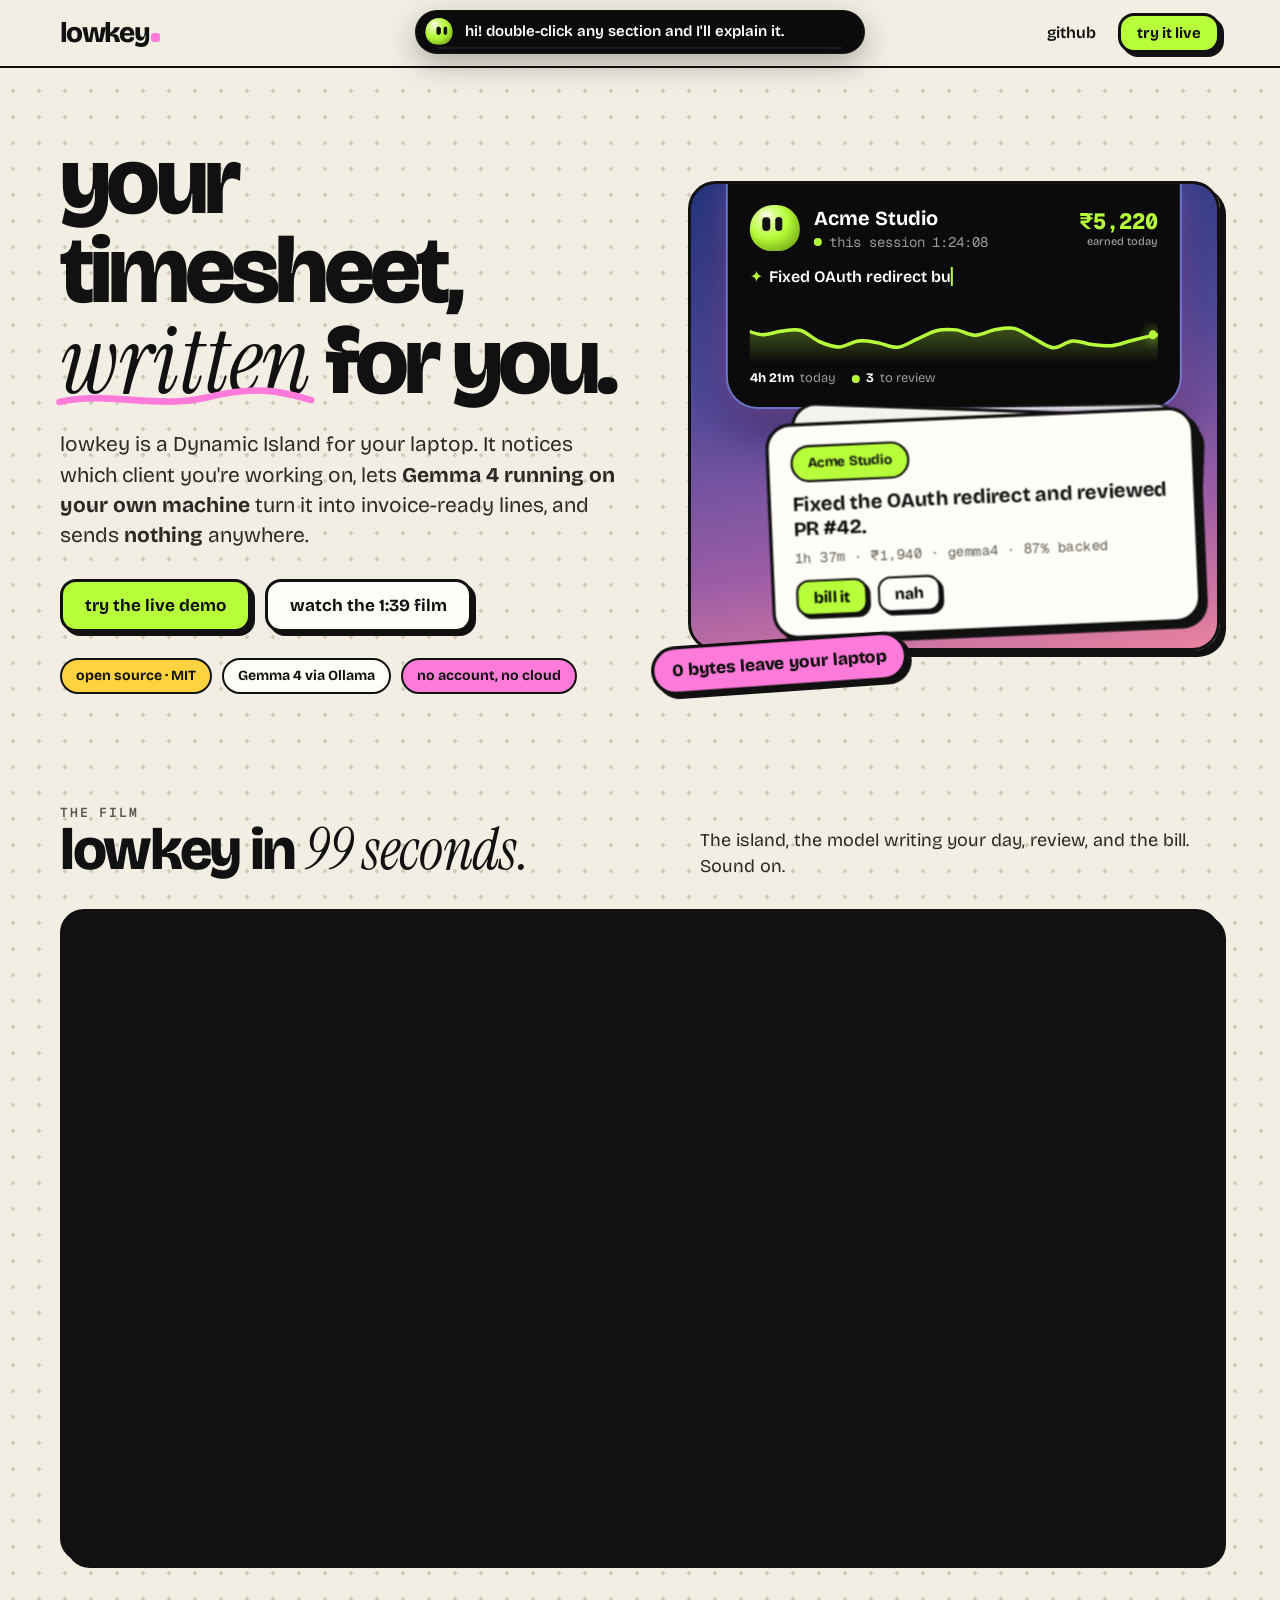
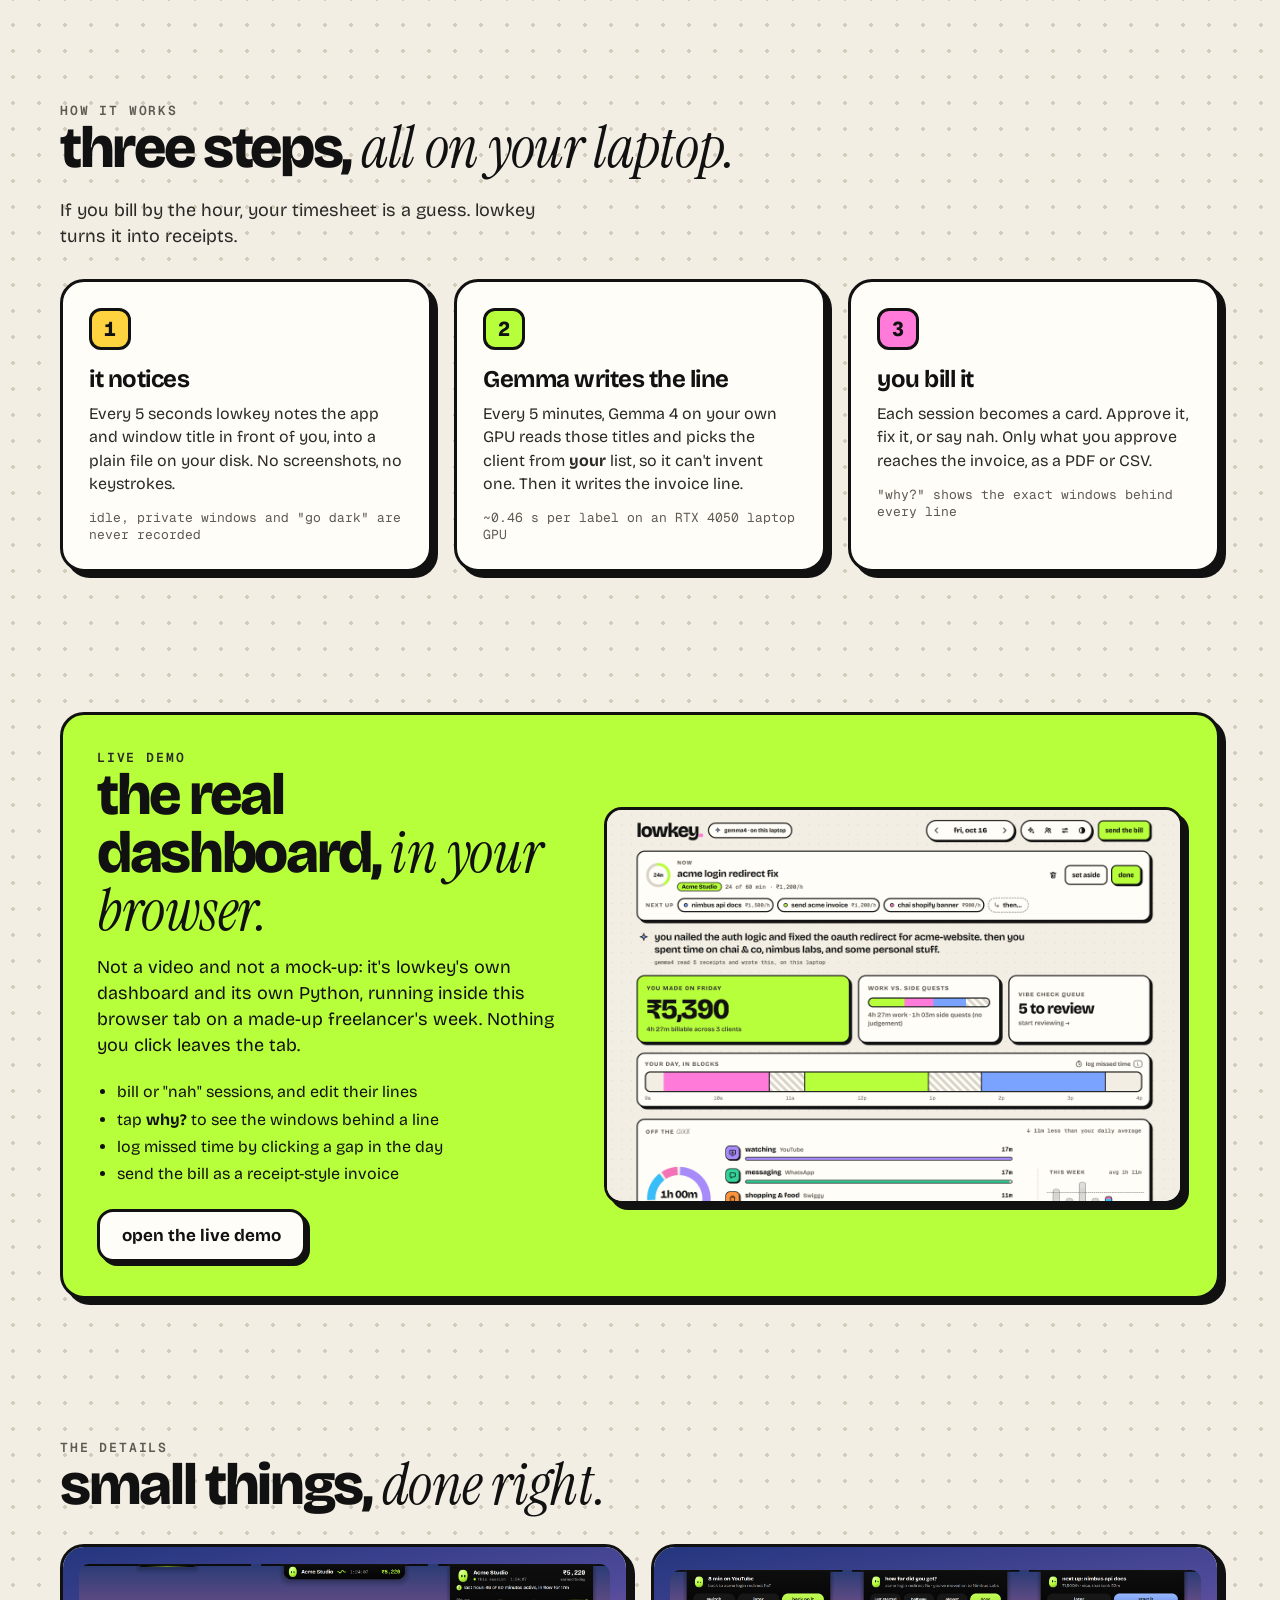
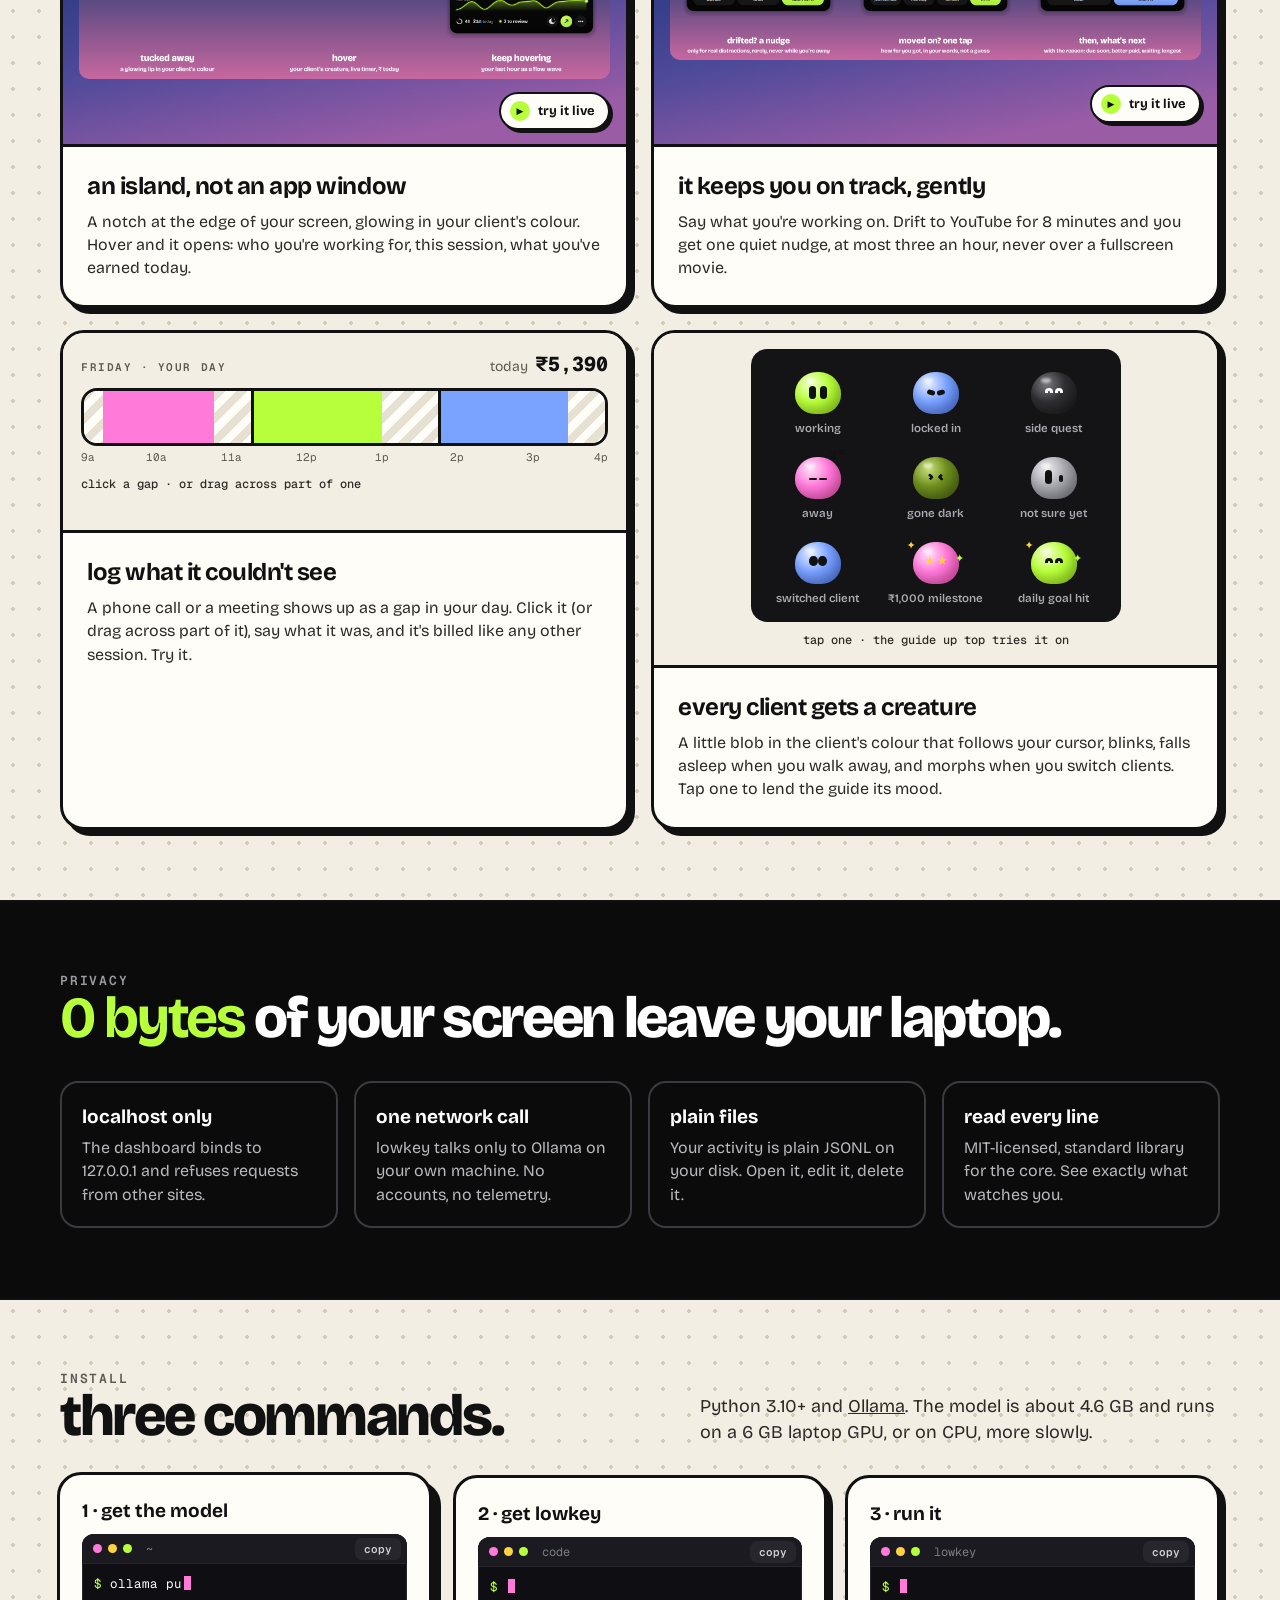
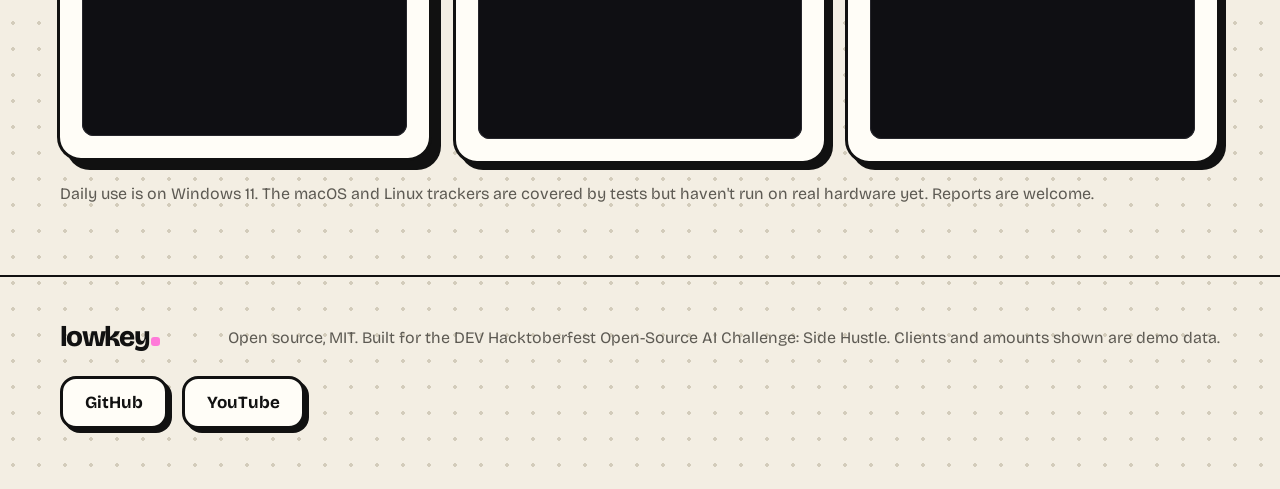
<file: index.html>
<!doctype html>
<html lang="en">
<head>
<meta charset="utf-8">
<meta name="viewport" content="width=device-width, initial-scale=1">
<title>lowkey · your timesheet, written for you</title>
<meta name="description" content="A Dynamic Island for your laptop that writes your timesheet. Gemma 4 runs on your own machine and turns what you worked on into invoice-ready lines. Nothing leaves your laptop. Open source.">
<meta property="og:title" content="lowkey · your timesheet, written for you">
<meta property="og:description" content="Gemma 4 on your own laptop writes your timesheet. Nothing leaves your machine. Open source, MIT.">
<meta property="og:image" content="https://lowkey.nirajlabs.tech/img/dashboard.png">
<meta name="theme-color" content="#F3EEE3">
<link rel="icon" href="data:image/svg+xml,%3Csvg xmlns='http://www.w3.org/2000/svg' viewBox='0 0 64 64'%3E%3Cpath d='M32 6c15 0 26 9 26 26S47 58 32 58 6 49 6 32 17 6 32 6z' fill='%23B8FF3B' stroke='%23111' stroke-width='4'/%3E%3Crect x='22' y='22' width='6' height='14' rx='3' fill='%23111'/%3E%3Crect x='36' y='22' width='6' height='14' rx='3' fill='%23111'/%3E%3C/svg%3E">
<style>
@font-face{font-family:"Bricolage Grotesque";src:url(fonts/BricolageGrotesque.ttf) format("truetype");font-weight:200 800;font-display:swap}
@font-face{font-family:"Instrument Serif";src:url(fonts/InstrumentSerif-Italic.ttf) format("truetype");font-style:italic;font-display:swap}
@font-face{font-family:"Geist Mono";src:url(fonts/GeistMono.ttf) format("truetype");font-weight:100 900;font-display:swap}
:root{--bg:#F3EEE3;--paper:#FFFDF7;--ink:#111;--muted:#5d5a53;--lime:#B8FF3B;--pink:#FF7AD9;--blue:#7AA2FF;--yellow:#FFD23F;
  --line:3px solid var(--ink);--shadow:6px 6px 0 var(--ink);--spring:cubic-bezier(.34,1.56,.64,1);
  --spring-soft:linear(0,.018,.064,.129,.204,.285,.366,.445,.52,.589,.652,.709,.759,.802,.84,.872,.899,.921,.94,.955,.968,.977,.985,.991,.996,.999,1.001,1.003,1.004,1.005,1.005,1.005,1.005,1.005,1.004,1.004,1.003,1.003,1.003,1.002,1);
  --display:"Bricolage Grotesque",system-ui,sans-serif;--serif:"Instrument Serif",Georgia,serif;--mono:"Geist Mono",ui-monospace,monospace}
*{box-sizing:border-box;margin:0}
html{scroll-behavior:smooth;overflow-x:clip}
body{font-family:var(--display);color:var(--ink);background:var(--bg) radial-gradient(#d3ccbb 1.6px,transparent 1.9px) 0 0/26px 26px;
  line-height:1.45;-webkit-font-smoothing:antialiased;touch-action:manipulation}
a{color:inherit}
em{font-family:var(--serif);font-weight:400;font-style:italic;letter-spacing:-.005em}
.wrap{width:min(1160px,100% - 32px);margin-inline:auto}
.btn{display:inline-flex;align-items:center;gap:10px;padding:13px 22px;border:var(--line);border-radius:16px;background:var(--paper);
  box-shadow:4px 4px 0 var(--ink);font:700 17px var(--display);text-decoration:none;color:var(--ink);transition:transform .25s var(--spring),box-shadow .25s var(--spring)}
.btn:hover{transform:translate(-2px,-2px);box-shadow:6px 6px 0 var(--ink)}
.btn:active{transform:translate(3px,3px);box-shadow:1px 1px 0 var(--ink)}
.btn.go{background:var(--lime)}
.btn:focus-visible,a:focus-visible{outline:3px solid var(--blue);outline-offset:3px}
.chip{display:inline-flex;padding:6px 14px;border:2.5px solid var(--ink);border-radius:999px;font-weight:700;font-size:14px;background:var(--paper)}
.card{background:var(--paper);border:var(--line);border-radius:24px;box-shadow:var(--shadow)}
.kicker{font:600 13px var(--mono);letter-spacing:.14em;text-transform:uppercase;color:var(--muted)}
h2{font-size:clamp(34px,5vw,58px);line-height:1;letter-spacing:-.04em;font-weight:800}
/* nav */
nav{position:sticky;top:0;z-index:20;background:rgba(243,238,227,.86);backdrop-filter:blur(10px);border-bottom:2.5px solid var(--ink)}
nav .wrap{display:flex;align-items:center;gap:22px;height:66px}
.mark{font-size:28px;font-weight:800;letter-spacing:-.06em;text-decoration:none;display:flex;align-items:baseline}
.mark i{width:9px;height:9px;border-radius:3px;background:var(--pink);margin-left:2px;display:inline-block}
nav .links{display:flex;gap:20px;margin-left:auto;font-weight:600}
nav .links a{text-decoration:none}
nav .links a:hover{text-decoration:underline;text-decoration-thickness:2.5px;text-underline-offset:5px}
nav .btn{padding:8px 16px;font-size:15px}
@media (max-width:760px){nav .links{display:none}nav .btn{margin-left:auto}}
/* hero */
.hero{display:grid;grid-template-columns:1.05fr .95fr;gap:40px;align-items:center;padding:70px 0 40px}
.hero h1{font-size:clamp(48px,7.4vw,96px);line-height:.94;letter-spacing:-.05em;font-weight:800}
.hero p.lead{font-size:clamp(18px,2vw,21px);color:#2b2a27;margin:22px 0 28px;max-width:560px}
.ctas{display:flex;gap:14px;flex-wrap:wrap}
.chips{display:flex;gap:10px;flex-wrap:wrap;margin-top:26px}
.stage{position:relative;height:470px}
.wall{position:absolute;inset:0;border:var(--line);border-radius:28px;box-shadow:var(--shadow);overflow:hidden;
  background:linear-gradient(170deg,#24357e 0%,#4f4a9a 38%,#9b5ca6 72%,#e9839f 100%)}
.isl{position:absolute;left:50%;top:0;translate:-50% 0;width:86%;background:#0b0b0c;color:#fff;border-radius:0 0 30px 30px;
  padding:20px 22px 18px;box-shadow:0 24px 50px rgba(10,5,40,.45);transition:height .5s var(--spring)}
.isl .top{display:flex;align-items:center;gap:14px}
.blob{width:50px;height:46px;flex:none;position:relative;border-radius:47% 47% 43% 43%/52% 52% 46% 46%;
  background:radial-gradient(circle at 34% 28%,#f2ffd0 0,#B8FF3B 42%,#86c414 100%);animation:breathe 3.6s ease-in-out infinite}
.blob b{position:absolute;top:33%;width:15%;height:31%;border-radius:9px;background:#111;animation:blink 5s infinite}
.blob b:first-child{left:31%}.blob b:last-child{right:31%}
@keyframes breathe{50%{transform:scale(1.04,.97)}}
@keyframes blink{0%,46%,50%,100%{transform:scaleY(1)}48%{transform:scaleY(.1)}}
.isl .nm{font-weight:700;font-size:20px}
.isl .ses{font:14px var(--mono);color:#9a9aa0}
.isl .mo{margin-left:auto;font:800 22px var(--mono);color:var(--lime)}
.isl .task{margin-top:14px;font-weight:600;font-size:16px;min-height:2.6em}
.isl .task span{border-right:2px solid var(--lime);animation:caret 1s step-end infinite}
@keyframes caret{50%{border-color:transparent}}
.isl svg{display:block;width:100%;height:46px;margin-top:6px}
.isl svg path{stroke-dasharray:800;stroke-dashoffset:800;animation:draw 2.4s .4s ease-out forwards}
@keyframes draw{to{stroke-dashoffset:0}}
.rcpt{position:absolute;right:6%;bottom:8%;width:76%;padding:18px 20px;rotate:-2.5deg}
.rcpt .ln{font-weight:700;font-size:19px;line-height:1.2;margin:10px 0 8px}
.rcpt .mt{font:13px var(--mono);color:var(--muted)}
.rcpt .row{display:flex;gap:10px;margin-top:12px}
.mini{padding:6px 14px;border:2.5px solid var(--ink);border-radius:12px;font-weight:700;font-size:15px;box-shadow:3px 3px 0 var(--ink);background:var(--paper)}
.mini.go{background:var(--lime)}
.zero{position:absolute;left:-14px;bottom:-16px;z-index:3;rotate:-4deg;background:var(--pink);border:var(--line);border-radius:999px;box-shadow:4px 4px 0 var(--ink);
  padding:8px 16px;font-weight:800;font-size:16px;white-space:nowrap}
@media (max-width:900px){.hero{grid-template-columns:1fr;padding-top:44px}.stage{height:420px}}
@media (max-width:480px){.stage{height:400px}.rcpt{width:88%;right:4%}.isl{width:94%}.zero{left:-6px;font-size:14px}}
/* sections */
section{padding:70px 0}
.video{aspect-ratio:16/9;width:100%;border:var(--line);border-radius:24px;box-shadow:var(--shadow);overflow:hidden;background:#111}
.video iframe{width:100%;height:100%;border:0;display:block}
.head{display:flex;justify-content:space-between;align-items:end;gap:20px;flex-wrap:wrap;margin-bottom:30px}
.head p{max-width:520px;color:#2b2a27;font-size:18px}
.steps{display:grid;grid-template-columns:repeat(3,1fr);gap:22px}
.step{padding:26px}
.step .n{width:42px;height:42px;display:grid;place-items:center;border:var(--line);border-radius:12px;font:800 20px var(--mono);margin-bottom:16px}
.step h3{font-size:24px;letter-spacing:-.02em;line-height:1.1;margin-bottom:10px}
.step p{color:#2b2a27}
.step .fact{margin-top:14px;font:13px var(--mono);color:var(--muted)}
@media (max-width:860px){.steps{grid-template-columns:1fr}}
.demo{display:grid;grid-template-columns:.9fr 1.1fr;gap:34px;align-items:center;padding:34px;background:var(--lime)}
.demo p{font-size:18px;margin:14px 0 22px}
.demo ul{margin:0 0 24px;padding-left:20px;display:grid;gap:4px}
.shot{border:var(--line);border-radius:18px;overflow:hidden;box-shadow:var(--shadow);background:var(--bg);aspect-ratio:16/11;display:block}
.shot img{width:100%;display:block;transition:transform 6s ease}
.shot:hover img{transform:translateY(-38%)}
@media (max-width:860px){.demo{grid-template-columns:1fr;padding:22px}}
.grid{display:grid;grid-template-columns:repeat(2,1fr);gap:22px}
.feat{overflow:hidden}
.feat .pic{background:linear-gradient(170deg,#24357e 0%,#4f4a9a 45%,#9b5ca6 85%);border-bottom:var(--line);padding:16px;display:grid;place-items:center;min-height:200px}
.feat .pic.light{background:var(--bg)}
.feat img{max-width:100%;display:block;border-radius:10px}
.feat .txt{padding:22px 24px 26px}
.feat h3{font-size:24px;letter-spacing:-.02em;margin-bottom:6px}
.feat p{color:#2b2a27}
@media (max-width:760px){.grid{grid-template-columns:1fr}}
.dark{background:#0b0b0c;color:#fff;border-block:2.5px solid var(--ink)}
.dark h2 b{color:var(--lime)}
.dark .grid4{display:grid;grid-template-columns:repeat(4,1fr);gap:16px;margin-top:34px}
.dark .item{border:2px solid #3a3a40;border-radius:18px;padding:20px}
.dark .item b{display:block;font-size:19px;margin-bottom:6px}
.dark .item span{color:#b9b9be}
@media (max-width:860px){.dark .grid4{grid-template-columns:1fr 1fr}}
@media (max-width:480px){.dark .grid4{grid-template-columns:1fr}}
.install{display:grid;grid-template-columns:repeat(3,minmax(0,1fr));gap:18px}
.install .card{padding:22px}
.install .card>b{display:block;font-size:19px;margin-bottom:10px}
pre{font:14px/1.5 var(--mono);background:#111;color:#e8ffe0;border-radius:12px;padding:12px 14px;overflow-x:auto;white-space:pre}
.note{margin-top:18px;color:var(--muted)}
@media (max-width:860px){.install{grid-template-columns:minmax(0,1fr)}}
footer{padding:40px 0 60px;border-top:2.5px solid var(--ink)}
footer .wrap{display:flex;gap:18px;flex-wrap:wrap;align-items:center;justify-content:space-between}
footer p{color:var(--muted)}
/* ---------- the guide: island, creature, bubble ---------- */
#gisl{--p:0;position:fixed;left:50%;top:10px;z-index:60;transform:translateX(-50%);width:260px;height:44px;border-radius:24px;
  background:#0b0b0c;color:#fff;cursor:pointer;outline:none;box-shadow:0 10px 30px rgba(0,0,0,.28),0 0 0 1px rgba(255,255,255,.04) inset;
  transition:width .62s var(--spring-soft),height .62s var(--spring-soft),border-radius .62s var(--spring-soft),box-shadow .3s}
#gisl:focus-visible{box-shadow:0 0 0 3px var(--bg),0 0 0 6px var(--blue)}
#gisl.hello{width:450px}
#gisl.menu{width:440px;height:236px;border-radius:30px;cursor:default}
#gisl.talk{width:320px}
.g-face{position:absolute;inset:0;display:flex;align-items:center;gap:12px;padding:0 16px 0 10px;white-space:nowrap;font-weight:600;font-size:15px;
  opacity:0;filter:blur(6px);transform:scale(.94);pointer-events:none;transition:opacity .22s,filter .3s,transform .5s var(--spring)}
#gisl.rest .g-rest,#gisl.hello .g-hello,#gisl.menu .g-menu,#gisl.talk .g-talk{opacity:1;filter:none;transform:none;pointer-events:auto;transition-delay:.1s}
.g-slot{width:28px;height:28px;flex:none}
.g-roll{overflow:hidden;display:inline-block;height:1.4em;line-height:1.4em;flex:1;min-width:0}
.g-roll span{display:block;overflow:hidden;text-overflow:ellipsis}
.g-spark{color:var(--lime);font-size:14px;animation:twinkle 2.4s ease-in-out infinite}
@keyframes twinkle{50%{opacity:.35;transform:scale(.8) rotate(20deg)}}
.g-menu{flex-direction:column;align-items:stretch;justify-content:flex-start;padding:10px 14px 14px;gap:10px;white-space:normal}
.g-menu>.g-slot{position:absolute;left:10px;top:8px}
.g-menu b{margin-left:38px;line-height:28px;font-size:15px}
.g-chips{display:grid;grid-template-columns:1fr 1fr;gap:8px}
.g-chips button{display:flex;align-items:center;gap:9px;padding:9px 11px;border:0;border-radius:14px;background:#1c1c20;color:#fff;
  font:600 14px var(--display);cursor:pointer;text-align:left;transition:background .2s,transform .35s var(--spring)}
.g-chips button i{font:700 11px var(--mono);font-style:normal;width:20px;height:20px;display:grid;place-items:center;border-radius:7px;background:#2c2c32;color:#b9b9be}
.g-chips button:hover,.g-chips button:focus-visible{background:#2a2a30;transform:scale(1.03);outline:none}
.g-chips button:hover i,.g-chips button:focus-visible i{background:var(--lime);color:#111}
.g-talk{padding-left:16px}
.g-dot{width:9px;height:9px;border-radius:50%;background:var(--lime);box-shadow:0 0 0 0 rgba(184,255,59,.6);animation:ping 1.6s infinite}
@keyframes ping{70%{box-shadow:0 0 0 8px rgba(184,255,59,0)}100%{box-shadow:0 0 0 0 rgba(184,255,59,0)}}
.g-home{margin-left:auto;width:28px;height:28px;border-radius:50%;border:0;background:#26262a;color:#fff;font-size:13px;cursor:pointer;flex:none;transition:transform .3s var(--spring),background .2s}
.g-home:hover{background:#3a3a40;transform:rotate(90deg)}
.g-prog{position:absolute;left:22px;right:22px;bottom:5px;height:2px;border-radius:2px;background:rgba(255,255,255,.08);overflow:hidden;opacity:.9}
.g-prog:after{content:"";position:absolute;inset:0;background:var(--lime);transform-origin:left;transform:scaleX(var(--p))}
#gisl.menu .g-prog{opacity:0}
.g-glow{position:absolute;inset:-3px;border-radius:inherit;z-index:-1;opacity:0;filter:blur(10px);transition:opacity .5s;
  background:conic-gradient(from var(--a,0deg),var(--lime),var(--blue),var(--pink),var(--lime));animation:spin 3s linear infinite}
#gisl.talk .g-glow{opacity:.75}
@property --a{syntax:"<angle>";inherits:false;initial-value:0deg}
@keyframes spin{to{--a:360deg}}
#gbuddy{position:fixed;left:0;top:0;width:64px;height:64px;z-index:61;pointer-events:none;will-change:transform}
.g-body{position:absolute;inset:0}
/* ---------- creatures: one body, nine moods (guide, mood grid and the mini islands all use .mb) ---------- */
@property --c1{syntax:"<color>";inherits:true;initial-value:#f2ffd0}
@property --c2{syntax:"<color>";inherits:true;initial-value:#B8FF3B}
@property --c3{syntax:"<color>";inherits:true;initial-value:#86c414}
@property --ek{syntax:"<color>";inherits:true;initial-value:#111}
.mb{--c1:#f2ffd0;--c2:#B8FF3B;--c3:#86c414;--ek:#111;border-radius:47% 47% 43% 43%/52% 52% 46% 46%;
  background:radial-gradient(circle at 34% 28%,var(--c1) 0,var(--c2) 42%,var(--c3) 100%);box-shadow:inset -4px -6px 10px rgba(0,0,0,.16);
  transition:--c1 .55s ease,--c2 .55s ease,--c3 .55s ease,--ek .3s ease}
.mb:after{content:"";position:absolute;left:22%;top:14%;width:22%;height:12%;border-radius:50%;background:rgba(255,255,255,.55);filter:blur(1px)}
.mb[data-mood=lockedin],.mb[data-mood=switched]{--c1:#e6eeff;--c2:#7AA2FF;--c3:#4467cf}
.mb[data-mood=sidequest]{--c1:#77777e;--c2:#303034;--c3:#141416;--ek:#fff}
.mb[data-mood=away],.mb[data-mood=milestone]{--c1:#ffe3f6;--c2:#FF7AD9;--c3:#d6439c}
.mb[data-mood=gonedark]{--c1:#c9e07c;--c2:#6f8f1e;--c3:#40560c}
.mb[data-mood=unsure]{--c1:#efeff2;--c2:#a9a9b0;--c3:#6c6c74}
.g-eyes{position:absolute;inset:0}
.g-eyes i{position:absolute;top:33%;width:15%;height:31%;border-radius:9px;background:var(--ek);transform-origin:center 60%;border:0 solid var(--ek);
  transition:top .38s var(--spring),width .38s var(--spring),height .38s var(--spring),border-radius .3s,background-color .25s,border-width .2s,rotate .38s var(--spring),left .38s var(--spring),right .38s var(--spring)}
.g-eyes i:first-child{left:30%}.g-eyes i:last-child{right:30%}
.mb[data-mood=lockedin] .g-eyes i{top:44%;height:11%;width:18%;border-radius:6px}
.mb[data-mood=lockedin] .g-eyes i:first-child{rotate:14deg}.mb[data-mood=lockedin] .g-eyes i:last-child{rotate:-14deg}
.mb[data-mood=sidequest] .g-eyes i,.mb[data-mood=goal] .g-eyes i{top:38%;width:18%;height:12%;background:transparent;border-width:3px 3px 0;border-radius:99px 99px 0 0}
.mb[data-mood=away] .g-eyes i{top:50%;height:5%;width:17%;border-radius:4px}
.mb[data-mood=gonedark] .g-eyes i{top:40%;width:12%;height:12%;background:transparent;border-width:3px 3px 0 0;border-radius:2px}
.mb[data-mood=gonedark] .g-eyes i:first-child{rotate:45deg;left:31%}.mb[data-mood=gonedark] .g-eyes i:last-child{rotate:-135deg;right:31%}
.mb[data-mood=unsure] .g-eyes i:first-child{width:16%;height:34%;top:30%}.mb[data-mood=unsure] .g-eyes i:last-child{width:10%;height:17%;top:42%}
.mb[data-mood=switched] .g-eyes i{width:19%;height:25%;top:33%;border-radius:50%}
.mb[data-mood=milestone] .g-eyes i{width:21%;height:24%;top:32%;border-radius:0;background:#FFD23F;
  clip-path:polygon(50% 0,61% 35%,98% 35%,68% 57%,79% 91%,50% 70%,21% 91%,32% 57%,2% 35%,39% 35%)}
.mb[data-mood=milestone] .g-eyes i:first-child{left:26%}.mb[data-mood=milestone] .g-eyes i:last-child{right:26%}
.mb{container-type:size}
.g-z{position:absolute;right:-6%;top:-22%;font:800 30cqw/1 var(--display);color:#111;opacity:0;pointer-events:none;transition:opacity .3s}
.g-z small{font-size:70%;margin-left:2px;vertical-align:top}
.mb[data-mood=away] .g-z{opacity:1;animation:zz 2.4s ease-in-out infinite}
@keyframes zz{50%{transform:translate(4px,-4px)}}
.g-spk{position:absolute;inset:-14%;pointer-events:none;opacity:0;transition:opacity .3s}
.g-spk:before,.g-spk:after{content:"✦";position:absolute;font-size:24cqw;color:#FFD23F;animation:twinkle 1.6s ease-in-out infinite}
.g-spk:before{left:0;top:6%}.g-spk:after{right:2%;top:30%;animation-delay:-.8s;color:var(--lime)}
.mb[data-mood=goal] .g-spk,.mb[data-mood=milestone] .g-spk{opacity:1}
.g-blink{position:absolute;inset:0;transform-origin:50% 48%;animation:gblink 9.7s infinite}
.g-blink.shut{animation:none;transform:scaleY(.1);transition:transform .09s}
@keyframes gblink{0%,40%,43%,93%,95.5%,97%,100%{transform:none}41.5%,94.5%,96.3%{transform:scaleY(.12)}}
.g-shadow{position:absolute;left:12%;right:12%;bottom:-9px;height:10px;border-radius:50%;background:rgba(17,17,17,.22);filter:blur(3px);opacity:0;transition:opacity .3s}
#gbubble{position:absolute;z-index:59;background:var(--paper);border:3px solid var(--ink);border-radius:20px;box-shadow:6px 6px 0 var(--ink);padding:16px 18px 14px;
  transform-origin:var(--tail) 30px}
#gbubble[data-side=right]{transform-origin:calc(100% - 0px) 30px}
#gbubble[data-side=top]{transform-origin:var(--tail) 0}
#gbubble:before{content:"";position:absolute;width:16px;height:16px;background:var(--paper);border:3px solid var(--ink);border-width:0 0 3px 3px;
  left:-10px;top:var(--tail);transform:translateY(-50%) rotate(45deg)}
#gbubble[data-side=right]:before{left:auto;right:-10px;border-width:3px 3px 0 0}
#gbubble[data-side=top]:before{left:var(--tail);top:-10px;transform:translateX(-50%) rotate(45deg);border-width:3px 0 0 3px}
.g-kick{display:flex;justify-content:space-between;font:600 12px var(--mono);letter-spacing:.1em;text-transform:uppercase;color:var(--muted);margin-bottom:8px}
.g-text{font-size:17px;line-height:1.45;min-height:3em}
.g-text .w{display:inline-block;opacity:0;transform:translateY(6px);filter:blur(3px);transition:opacity .35s,transform .45s var(--spring),filter .35s}
.g-text.in .w{opacity:1;transform:none;filter:none}
.g-text .m{background:linear-gradient(transparent 56%,var(--lime) 56%);white-space:pre-wrap}
.g-text .c{font:14px var(--mono);background:#efe9dc;padding:1px 3px;white-space:pre-wrap}
.g-foot{display:flex;align-items:center;gap:8px;margin-top:14px}
.g-dots{display:flex;gap:5px;margin-right:auto}
.g-dots i{width:7px;height:7px;border-radius:9px;background:#d6d0c3;transition:width .4s var(--spring),background .3s}
.g-dots i.on{width:20px;background:var(--ink)}
.g-foot button{border:2.5px solid var(--ink);border-radius:12px;background:var(--paper);font:700 14px var(--display);padding:6px 12px;cursor:pointer;
  box-shadow:3px 3px 0 var(--ink);transition:transform .25s var(--spring),box-shadow .25s var(--spring)}
.g-foot button:hover{transform:translate(-1px,-1px);box-shadow:4px 4px 0 var(--ink)}
.g-foot button:active{transform:translate(2px,2px);box-shadow:1px 1px 0 var(--ink)}
.g-foot .g-next{background:var(--lime)}
.g-foot .g-prev{width:36px;padding:2px 0 6px;font-size:22px;line-height:1}
.g-foot button:disabled{opacity:.35;pointer-events:none}
.g-focus{position:relative}
.g-focus:after{content:"";position:absolute;inset:8px;border-radius:30px;pointer-events:none;border:2.5px dashed rgba(17,17,17,.3);animation:ring .7s var(--spring) both}
section.dark.g-focus:after{border-color:rgba(184,255,59,.7)}
header.g-focus:after{inset:-8px}
@keyframes ring{from{transform:scale(1.04);opacity:0}}
#gtag{position:fixed;left:0;top:0;z-index:58;pointer-events:none;padding:6px 12px 6px 9px;border-radius:999px;background:#111;color:#fff;
  font:600 13px var(--display);white-space:nowrap;opacity:0;scale:.6;transition:opacity .2s,scale .35s var(--spring)}
#gtag span{color:var(--lime)}
#gtag.on{opacity:1;scale:1}
@media (max-width:760px){.hero{padding-top:84px}#gisl{top:76px;width:250px;height:40px}#gisl.hello{width:min(340px,calc(100vw - 32px))}#gisl.hello .g-hello span:last-child{white-space:normal;font-size:13px;line-height:1.2}
  #gisl.menu{width:calc(100vw - 32px);height:250px}#gisl.talk{width:min(300px,calc(100vw - 32px))}.g-face{font-size:14px}}
@media (prefers-reduced-motion:reduce){#gisl,.g-face{transition:none}}
/* entrance */
.rise{opacity:0;translate:0 26px;transition:opacity .7s ease,translate .9s var(--spring)}
.rise.in{opacity:1;translate:0 0}
@media (prefers-reduced-motion:reduce){*,*:before,*:after{animation:none!important;transition:none!important}.rise{opacity:1;translate:0 0}.isl svg path{stroke-dashoffset:0}}
</style>
<link rel="stylesheet" href="play.css">
</head>
<body>
<nav><div class="wrap">
  <a class="mark" href="#">lowkey<i></i></a>
  <div class="links"><a href="https://github.com/nirajkhetre/lowkey">github</a></div>
  <a class="btn go" href="demo/">try it live</a>
</div></nav>

<header id="top" class="wrap hero">
  <div>
    <h1>your timesheet, <em class="scrib">written<svg viewBox="0 0 300 30" preserveAspectRatio="none" aria-hidden="true"><path d="M5 19 C 60 7, 118 27, 176 14 S 262 8, 295 17"/></svg></em> for you.</h1>
    <p class="lead">lowkey is a Dynamic Island for your laptop. It notices which client you're working on, lets <b>Gemma 4 running on your own machine</b> turn it into invoice-ready lines, and sends <b>nothing</b> anywhere.</p>
    <div class="ctas"><a class="btn go" href="demo/">try the live demo</a><a class="btn" href="#video">watch the 1:39 film</a></div>
    <div class="chips"><span class="chip" tabindex="0" data-tip="read every line of what watches you" style="background:var(--yellow)">open source · MIT</span><span class="chip" tabindex="0" data-tip="Gemma 4 E2B on your GPU · ~0.46 s per label">Gemma 4 via Ollama</span><span class="chip" tabindex="0" data-tip="nothing to sign up for, nothing to upload" style="background:var(--pink)">no account, no cloud</span></div>
  </div>
  <div class="stage" aria-label="a live preview of lowkey: the island, and sessions waiting for review">
    <div class="tilt">
    <div class="wall">
    <div class="isl">
      <div class="top"><span class="mb hb" data-mood="working"><span class="g-eyes"><span class="g-blink"><i></i><i></i></span></span><b class="g-z">z<small>z</small></b><span class="g-spk"></span></span><div><div class="nm">Acme Studio</div><div class="ses"><i></i>this session <span class="htm">1:24:07</span></div></div><div class="mo"><b class="hmo">₹5,220</b><span>earned today</span></div></div>
      <div class="task"><span class="spk" aria-hidden="true">✦</span><span id="typed"></span></div>
      <svg class="live" viewBox="0 0 460 50" preserveAspectRatio="none" aria-hidden="true"><defs><linearGradient id="hfill" x1="0" y1="0" x2="0" y2="1"><stop offset="0" stop-color="#B8FF3B" stop-opacity=".3"/><stop offset="1" stop-color="#B8FF3B" stop-opacity="0"/></linearGradient></defs><g><path class="fill" fill="url(#hfill)"/><path class="ln" fill="none" stroke="#B8FF3B" stroke-width="3.5" stroke-linecap="round"/></g><circle class="dot" r="4.5" fill="#B8FF3B"/></svg>
      <div class="foot"><span><b>4h 21m</b> today</span><span><i class="hdot"></i><b class="hrev">3</b> to review</span><span class="hmsg"></span></div>
    </div>
    </div>
    <div class="rstack" aria-live="polite"></div>
    <div class="zero" tabindex="0" data-tip="lowkey's only network call: Ollama, on 127.0.0.1">0 bytes leave your laptop</div>
    </div>
  </div>
</header>

<section id="video"><div class="wrap rise">
  <div class="head"><div><div class="kicker">the film</div><h2>lowkey in <em>99 seconds.</em></h2></div><p>The island, the model writing your day, review, and the bill. Sound on.</p></div>
  <div class="video"><iframe src="https://www.youtube-nocookie.com/embed/2iFeEuZe4xc?rel=0" title="lowkey demo video" loading="lazy" allow="accelerometer; clipboard-write; encrypted-media; gyroscope; picture-in-picture; web-share" referrerpolicy="strict-origin-when-cross-origin" allowfullscreen></iframe></div>
</div></section>

<section id="how"><div class="wrap">
  <div class="head rise"><div><div class="kicker">how it works</div><h2>three steps, <em>all on your laptop.</em></h2></div><p>If you bill by the hour, your timesheet is a guess. lowkey turns it into receipts.</p></div>
  <div class="steps">
    <div class="card step rise"><div class="n" style="background:var(--yellow)">1</div><h3>it notices</h3><p>Every 5 seconds lowkey notes the app and window title in front of you, into a plain file on your disk. No screenshots, no keystrokes.</p><div class="fact">idle, private windows and "go dark" are never recorded</div></div>
    <div class="card step rise"><div class="n" style="background:var(--lime)">2</div><h3>Gemma writes the line</h3><p>Every 5 minutes, Gemma 4 on your own GPU reads those titles and picks the client from <b>your</b> list, so it can't invent one. Then it writes the invoice line.</p><div class="fact">~0.46 s per label on an RTX 4050 laptop GPU</div></div>
    <div class="card step rise"><div class="n" style="background:var(--pink)">3</div><h3>you bill it</h3><p>Each session becomes a card. Approve it, fix it, or say nah. Only what you approve reaches the invoice, as a PDF or CSV.</p><div class="fact">"why?" shows the exact windows behind every line</div></div>
  </div>
</div></section>

<section id="demo"><div class="wrap">
  <div class="card demo rise">
    <div>
      <div class="kicker" style="color:#2b2a27">live demo</div>
      <h2>the real dashboard, <em>in your browser.</em></h2>
      <p>Not a video and not a mock-up: it's lowkey's own dashboard and its own Python, running inside this browser tab on a made-up freelancer's week. Nothing you click leaves the tab.</p>
      <ul><li>bill or "nah" sessions, and edit their lines</li><li>tap <b>why?</b> to see the windows behind a line</li><li>log missed time by clicking a gap in the day</li><li>send the bill as a receipt-style invoice</li></ul>
      <a class="btn" href="demo/" style="background:var(--paper)">open the live demo</a>
    </div>
    <a class="shot" href="demo/" aria-label="open the live demo"><img src="img/dashboard.png" alt="lowkey's dashboard: the day's earnings, a timeline of client blocks, and session cards to review" loading="lazy"></a>
  </div>
</div></section>

<section id="details"><div class="wrap">
  <div class="head rise"><div><div class="kicker">the details</div><h2>small things, <em>done right.</em></h2></div></div>
  <div class="grid">
    <div class="card feat rise" data-play="states" aria-label="an island, not an app window: open it live"><div class="pic"><img src="img/island-states.png" alt="the island tucked away, as a pill on hover, and fully open" loading="lazy"><span class="play-chip"><i>▶</i>try it live</span></div><div class="txt"><h3>an island, not an app window</h3><p>A notch at the edge of your screen, glowing in your client's colour. Hover and it opens: who you're working for, this session, what you've earned today.</p></div></div>
    <div class="card feat rise" data-play="nudge" aria-label="it keeps you on track: open it live"><div class="pic"><img src="img/island-focus.png" alt="a nudge when you drift, and one-tap progress when you move on" loading="lazy"><span class="play-chip"><i>▶</i>try it live</span></div><div class="txt"><h3>it keeps you on track, gently</h3><p>Say what you're working on. Drift to YouTube for 8 minutes and you get one quiet nudge, at most three an hour, never over a fullscreen movie.</p></div></div>
    <div class="card feat rise"><div class="pic light" id="log-pic"><img src="img/log-time.png" alt="click a gap in your day and say what it was" loading="lazy"></div><div class="txt"><h3>log what it couldn't see</h3><p>A phone call or a meeting shows up as a gap in your day. Click it (or drag across part of it), say what it was, and it's billed like any other session. Try it.</p></div></div>
    <div class="card feat rise"><div class="pic light" id="moods-pic"><img src="img/mascot-moods.png" alt="the creature's nine moods" loading="lazy" style="max-height:260px"></div><div class="txt"><h3>every client gets a creature</h3><p>A little blob in the client's colour that follows your cursor, blinks, falls asleep when you walk away, and morphs when you switch clients. Tap one to lend the guide its mood.</p></div></div>
  </div>
</div></section>

<section id="privacy" class="dark"><div class="wrap rise">
  <div class="kicker" style="color:#9a9aa0">privacy</div>
  <h2><b>0 bytes</b> of your screen leave your laptop.</h2>
  <div class="grid4">
    <div class="item"><b>localhost only</b><span>The dashboard binds to 127.0.0.1 and refuses requests from other sites.</span></div>
    <div class="item"><b>one network call</b><span>lowkey talks only to Ollama on your own machine. No accounts, no telemetry.</span></div>
    <div class="item"><b>plain files</b><span>Your activity is plain JSONL on your disk. Open it, edit it, delete it.</span></div>
    <div class="item"><b>read every line</b><span>MIT-licensed, standard library for the core. See exactly what watches you.</span></div>
  </div>
</div></section>

<section id="install"><div class="wrap">
  <div class="head rise"><div><div class="kicker">install</div><h2>three commands.</h2></div><p>Python 3.10+ and <a href="https://ollama.com">Ollama</a>. The model is about 4.6 GB and runs on a 6 GB laptop GPU, or on CPU, more slowly.</p></div>
  <div class="install">
    <div class="card rise"><b>1 · get the model</b><pre>ollama pull gemma4:e2b</pre></div>
    <div class="card rise"><b>2 · get lowkey</b><pre>git clone https://github.com/nirajkhetre/lowkey
cd lowkey
pip install -r requirements.txt</pre></div>
    <div class="card rise"><b>3 · run it</b><pre>python -m lowkey --demo   # try it
python -m lowkey          # for real</pre></div>
  </div>
  <p class="note rise">Daily use is on Windows 11. The macOS and Linux trackers are covered by tests but haven't run on real hardware yet. Reports are welcome.</p>
</div></section>

<footer><div class="wrap">
  <a class="mark" href="#">lowkey<i></i></a>
  <p>Open source, MIT. Built for the DEV Hacktoberfest Open-Source AI Challenge: Side Hustle. Clients and amounts shown are demo data.</p>
  <div class="ctas"><a class="btn" href="https://github.com/nirajkhetre/lowkey">GitHub</a><a class="btn" href="https://youtu.be/2iFeEuZe4xc">YouTube</a></div>
</div></footer>

<script>
const io = new IntersectionObserver(es => es.forEach(e => e.isIntersecting && (e.target.classList.add('in'), io.unobserve(e.target))), {threshold: .12});
document.querySelectorAll('.rise').forEach(el => io.observe(el));
</script>
<script src="guide.js"></script>
<script src="play.js"></script>
<script src="hero.js"></script>
</body>
</html>
</file>
<file: play.css>
/* Styles for play.js: the mood grid, the spark, the pop-out window, its little desktop and the mini island. */
/* ---------- the mood grid ---------- */
.moods{display:grid;grid-template-columns:repeat(3,1fr);gap:4px 8px;background:#141416;border-radius:16px;padding:14px 12px 8px;width:min(100%,370px)}
.mood{display:grid;justify-items:center;gap:7px;padding:9px 4px 9px;border:0;background:transparent;border-radius:14px;cursor:pointer;color:#a9a9b0;
  font:600 11.5px var(--display);transition:background .25s,color .25s,transform .4s var(--spring)}
.mood .mb{position:relative;display:block;width:46px;height:42px;transition:--c1 .55s,--c2 .55s,--c3 .55s,--ek .3s,transform .4s var(--spring)}
.mood:hover{background:#1e1e22;color:#fff}
.mood:hover .mb{transform:translateY(-3px) scale(1.04)}
.mood:active{transform:scale(.94)}
.mood:focus-visible{outline:2.5px solid var(--lime);outline-offset:1px}
.mood[aria-pressed=true]{background:#27272c;color:#fff}
.mood[aria-pressed=true] .ml{background:linear-gradient(transparent 62%,rgba(184,255,59,.55) 62%)}
.mood .g-eyes{transition:transform .25s ease-out}
.feat.in .mood .mb{animation:popin .7s var(--spring) backwards;animation-delay:calc(var(--i) * 55ms + .25s)}
@keyframes popin{from{transform:scale(0) rotate(-12deg)}}
.moods-hint{margin:10px 0 0;color:var(--muted);font:500 12px var(--mono);text-align:center;min-height:1.4em}
.spark{position:fixed;left:0;top:0;z-index:70;pointer-events:none}
.spark .mb{position:absolute;left:0;top:0;width:18px;height:18px;border-radius:50%;box-shadow:0 0 18px 5px var(--c2)}
.spark i{position:absolute;left:0;top:0;width:8px;height:8px;border-radius:50%;opacity:.55}
.spark-ring{position:fixed;z-index:70;width:34px;height:34px;border:3px solid;border-radius:50%;pointer-events:none}

/* ---------- cards that open a live window ---------- */
.feat[data-play]{cursor:pointer;transition:transform .35s var(--spring),box-shadow .35s var(--spring)}
.feat[data-play]:hover{transform:translate(-3px,-3px);box-shadow:9px 9px 0 var(--ink)}
.feat[data-play]:active{transform:translate(2px,2px);box-shadow:3px 3px 0 var(--ink)}
.feat[data-play]:focus-visible{outline:3px solid var(--blue);outline-offset:4px}
.feat[data-play] .pic{position:relative;overflow:hidden;display:grid;place-items:center;gap:12px;padding-bottom:14px}
.feat[data-play] .pic img{transition:transform .6s var(--spring)}
.feat[data-play]:hover .pic img{transform:scale(1.035)}
.play-chip{justify-self:end;display:flex;align-items:center;gap:8px;padding:7px 13px 7px 9px;border-radius:999px;background:var(--paper);
  border:2.5px solid var(--ink);box-shadow:3px 3px 0 var(--ink);font:700 13px var(--display);transition:transform .35s var(--spring)}
.play-chip i{width:20px;height:20px;border-radius:50%;background:var(--lime);display:grid;place-items:center;font-style:normal;font-size:9px}
.feat[data-play]:hover .play-chip{transform:scale(1.06)}
html.pw-lock{overflow:hidden}
.pw{position:fixed;inset:0;z-index:80;display:grid;place-items:center;padding:12px}
.pw-back{position:absolute;inset:0;background:rgba(24,18,40,.45);backdrop-filter:blur(8px);-webkit-backdrop-filter:blur(8px)}
.pw-win{position:relative;width:min(980px,100%);max-height:calc(100dvh - 24px);overflow:auto;background:var(--paper);border:3px solid var(--ink);border-radius:24px;
  box-shadow:10px 10px 0 var(--ink);transform-origin:0 0}
.pw-bar{position:sticky;top:0;z-index:6;display:flex;align-items:center;gap:12px;padding:11px 14px;background:var(--paper);border-bottom:2.5px solid var(--ink)}
.pw-dots{display:flex;gap:6px}
.pw-dots i{width:12px;height:12px;border-radius:50%;border:2px solid var(--ink)}
.pw-dots i:nth-child(1){background:var(--pink)}.pw-dots i:nth-child(2){background:var(--yellow)}.pw-dots i:nth-child(3){background:var(--lime)}
.pw-bar b{font-size:16px;white-space:nowrap;overflow:hidden;text-overflow:ellipsis}
.pw-live{display:flex;align-items:center;gap:6px;font:600 12px var(--mono);color:var(--muted)}
.pw-live i{width:8px;height:8px;border-radius:50%;background:#55d16a;animation:ping 1.6s infinite}
.pw-x{margin-left:auto;flex:none;width:34px;height:34px;border-radius:50%;border:2.5px solid var(--ink);background:var(--paper);font-size:14px;cursor:pointer;
  transition:transform .3s var(--spring),background .2s}
.pw-x:hover{transform:rotate(90deg);background:var(--lime)}
.pw-body{padding:14px}
.pw-ctl{display:flex;flex-wrap:wrap;align-items:center;gap:10px;margin-top:14px}
.pw-k{font:600 12px var(--mono);letter-spacing:.12em;text-transform:uppercase;color:var(--muted)}
.pw-ctl button{display:inline-flex;align-items:center;gap:8px;padding:8px 14px;border:2.5px solid var(--ink);border-radius:999px;background:var(--paper);
  font:700 14px var(--display);cursor:pointer;box-shadow:3px 3px 0 var(--ink);transition:transform .25s var(--spring),box-shadow .25s var(--spring),background .25s}
.pw-ctl button:hover{transform:translate(-1px,-1px);box-shadow:4px 4px 0 var(--ink)}
.pw-ctl button:active{transform:translate(2px,2px);box-shadow:1px 1px 0 var(--ink)}
.chip-c i{width:11px;height:11px;border-radius:50%;background:var(--cc);border:2px solid var(--ink)}
.chip-c.on{background:var(--cc)}
.chip-s[data-s=drift]{background:var(--yellow)}.chip-s[data-s=move]{background:var(--blue)}
.pw-ctl .ghost{box-shadow:none;border-style:dashed}
.pw-tip{margin-left:auto;color:var(--muted);font-size:13px}
@media (max-width:640px){.pw-tip{margin-left:0;width:100%}.pw-live{display:none}}

/* ---------- a little desktop ---------- */
.dsk{position:relative;height:clamp(340px,56vh,470px);border-radius:16px;overflow:hidden;border:2.5px solid var(--ink)}
.dsk-wall{position:absolute;inset:0;background:linear-gradient(170deg,#24357e 0%,#4f4a9a 38%,#9b5ca6 72%,#e9839f 100%)}
.dsk-win{position:absolute;background:#fffdf7;border-radius:12px;box-shadow:0 24px 60px rgba(20,10,60,.35);overflow:hidden;transition:transform .6s var(--spring),opacity .35s}
.dsk-bar{height:32px;background:rgba(17,17,17,.06);display:flex;align-items:center;gap:7px;padding-left:12px;white-space:nowrap;overflow:hidden}
.dsk-bar b{width:10px;height:10px;border-radius:50%;background:#d6d0c3;flex:none}
.dsk-bar span{margin-left:8px;font:12px var(--mono);color:#5e5950;overflow:hidden;text-overflow:ellipsis}
.dsk-win>i{display:block;height:10px;border-radius:6px;background:#e4ddcd;margin:14px 18px 0;width:60%}
.dsk-win>i:nth-of-type(2n){width:78%}.dsk-win>i:nth-of-type(3n){width:44%}
.dsk-win p{margin:14px 18px 0;font-size:20px;font-weight:800;letter-spacing:-.02em}.dsk-win p span{color:#8a857a}
.dsk-win.code{background:rgba(24,24,32,.96)}.dsk-win.code .dsk-bar{background:rgba(255,255,255,.05)}
.dsk-win.code .dsk-bar b{background:#3a3a48}.dsk-win.code .dsk-bar span{color:#9a9aae}
.dsk-win.code>i{background:var(--blue);opacity:.75}.dsk-win.code>i:nth-of-type(2n){background:var(--lime);margin-left:40px}
.dsk-win.code>i:nth-of-type(3n){background:#c9c9d6;margin-left:62px}
.dsk-win.yt,.dsk-win.pm{opacity:0;transform:translateY(40px) scale(.94);pointer-events:none}
.dsk-win.in{opacity:1;transform:none}
.dsk-win .vid{position:absolute;left:12px;right:12px;top:44px;bottom:12px;border-radius:10px;background:linear-gradient(135deg,#3b2a6b,#8a4fa0 55%,#f0a070);display:grid;place-items:center}
.dsk-win .vid svg{width:70px}
.dsk-win .verb{color:#d6439c;font:800 15px var(--mono)}
.dsk-cap{position:absolute;left:0;right:0;bottom:0;z-index:4;padding:44px 44% 16px 18px;color:#fff;text-shadow:0 2px 14px rgba(20,10,60,.45);
  background:linear-gradient(transparent,rgba(26,16,54,.72));pointer-events:none}
.dsk-cap b{display:block;font-size:24px;letter-spacing:-.03em}.dsk-cap span{font-size:14px;opacity:.88}
.dsk-now{position:absolute;z-index:5;right:14px;bottom:14px;display:grid;padding:10px 14px;background:var(--paper);border:2.5px solid var(--ink);border-radius:14px;
  box-shadow:4px 4px 0 var(--ink);max-width:40%}
.dsk-now span{font:600 10px var(--mono);letter-spacing:.14em;text-transform:uppercase;color:var(--muted)}
.dsk-now b{font-size:15px}.dsk-now em{font:12px var(--mono);font-style:normal;color:var(--muted)}
.dsk.done .dsk-now b{text-decoration:line-through;text-decoration-thickness:2px}
@media (max-width:560px){.dsk-cap{padding:40px 16px 12px}.dsk-cap b{font-size:19px}.dsk-now{display:none}}

/* ---------- the mini island ---------- */
.mi{--cc:var(--lime);--r:10px;position:absolute;left:50%;top:0;translate:-50% 0;width:150px;height:12px;background:#0b0b0c;color:#fff;
  border-radius:0 0 var(--r) var(--r);overflow:hidden;box-shadow:0 16px 40px rgba(0,0,0,.35);cursor:pointer;z-index:5;
  transition:width .62s var(--spring-soft),height .62s var(--spring-soft),border-radius .62s var(--spring-soft),background .5s}
.mi[data-s=pill]{width:min(440px,calc(100% - 24px));height:50px;--r:25px}
.mi[data-s=open]{width:min(560px,calc(100% - 24px));height:252px;--r:30px;cursor:default}
.mi[data-s=toast]{width:min(470px,calc(100% - 24px));height:50px;--r:25px}
.mi[data-s=dark]{width:min(390px,calc(100% - 24px));height:50px;--r:25px;background:linear-gradient(180deg,#0b0b1e,#221650)}
.mi[data-s=prompt]{width:min(590px,calc(100% - 24px));height:136px;--r:28px;cursor:default}
.mi-lipglow{position:absolute;left:20%;right:20%;bottom:0;height:3px;border-radius:3px;background:var(--cc);filter:blur(1.5px);transition:opacity .3s}
.mi:not([data-s=lip]) .mi-lipglow{opacity:0}
.mf{position:absolute;left:0;right:0;top:0;opacity:0;filter:blur(6px);transform:scale(.96);pointer-events:none;
  transition:opacity .2s,filter .3s,transform .5s var(--spring)}
.mf.on{opacity:1;filter:none;transform:none;pointer-events:auto;transition-delay:.12s}
.mi .mb{position:relative;display:block;flex:none;width:30px;height:28px}
.mf[data-f=pill],.mf[data-f=toast],.mf[data-f=dark]{display:flex;align-items:center;gap:11px;height:50px;padding:0 18px 0 12px;white-space:nowrap}
.mi-nm{font-size:16px}
.mi-sq{width:38px;height:17px;color:var(--cc);flex:none}
.mi-tm{font:13px var(--mono);color:#9a9aa0}
.mi-mo{margin-left:auto;font:800 16px var(--mono);color:var(--cc)}
.mf[data-f=open]{padding:16px 20px 12px}
.mi-top{display:flex;align-items:center;gap:12px}
.mi-top .mb{width:44px;height:40px}
.mi-top>div:nth-child(2){display:grid}
.mi-ses{font:12px var(--mono);color:#9a9aa0;display:flex;align-items:center;gap:6px;white-space:nowrap}
.mi-ses i{width:8px;height:8px;border-radius:50%;background:var(--cc)}
.mi-earn{margin-left:auto;text-align:right;display:grid}
.mi-earn b{font:800 20px var(--mono)}.mi-earn span{font-size:11px;color:#9a9aa0}
.mi-task{margin:12px 0 2px;font-weight:600;font-size:15px;white-space:nowrap;overflow:hidden;text-overflow:ellipsis}
.mi-wave{display:block;width:100%;height:44px;color:var(--cc)}
.mi-wave path{stroke-dasharray:800;stroke-dashoffset:0}
.mi[data-s=open] .mi-wave path{animation:wave-in 1.8s .25s ease-out backwards}
@keyframes wave-in{from{stroke-dashoffset:800}}
.mi-row{position:relative;height:44px;overflow:hidden;margin-top:4px}
.mi-a,.mi-b{position:absolute;inset:0;display:flex;align-items:center;gap:16px;transition:transform .5s var(--spring),opacity .3s}
.mi-b{transform:translateX(100%);opacity:0;gap:8px}
.mi.more .mi-a{transform:translateX(-100%);opacity:0}
.mi.more .mi-b{transform:none;opacity:1}
.mi-stat{display:flex;align-items:center;gap:6px;font-size:13px;color:#9a9aa0;white-space:nowrap}
.mi-stat b{color:#fff}
.mi-stat svg{width:22px;height:22px;color:var(--cc)}
.mi-dot{width:8px;height:8px;border-radius:50%;background:var(--lime);animation:ping 1.6s infinite}
.mi-btns{margin-left:auto;display:flex;gap:8px}
.mi button{border:0;cursor:pointer;color:#fff;font:600 13px var(--display);transition:transform .3s var(--spring),background .2s}
.mi button:hover{transform:scale(1.08)}
.mi button:active{transform:scale(.92)}
.mi-btns button{width:38px;height:38px;border-radius:50%;background:#26262a;display:grid;place-items:center;font-size:12px;letter-spacing:1px}
.mi-btns button svg{width:20px;height:20px}
.mi-btns .go{background:var(--lime)}
.mi-b button{padding:9px 14px;border-radius:999px;background:#1f1f24}
.mi-b button:last-child{margin-left:auto;width:34px;height:34px;padding:0;border-radius:50%}
.mi.pinned [data-a=pin]{background:var(--lime);color:#111}
.mi-hint{font-size:12px;color:#8e8e96;margin-top:4px;white-space:nowrap;overflow:hidden;text-overflow:ellipsis}
.mi-msg{flex:1;font-size:15px;font-weight:600;overflow:hidden;text-overflow:ellipsis}
.mi-msg a{color:var(--cc)}
.mi-msg em{font-family:var(--serif);font-weight:400;font-size:17px}
.mi .mi-undo{display:none;padding:6px 12px;border-radius:999px;background:#26262a;color:var(--cc)}
.mi.undoable .mi-undo{display:block}
.mi-count{position:absolute;left:14px;right:14px;bottom:5px;height:2px;border-radius:2px;background:var(--cc);transform-origin:left;opacity:0}
.mi.undoable .mi-count{opacity:1}
.mi-stars{position:absolute;inset:0;opacity:.8;animation:twinkle 3s ease-in-out infinite;
  background:radial-gradient(1.4px 1.4px at 12% 30%,#fff,transparent),radial-gradient(1px 1px at 30% 70%,#fff,transparent),
  radial-gradient(1.4px 1.4px at 62% 24%,#fff,transparent),radial-gradient(1px 1px at 80% 64%,#fff,transparent),radial-gradient(1.2px 1.2px at 92% 36%,#fff,transparent)}
.mi .mi-sun{position:relative;padding:7px 14px;border-radius:999px;background:var(--yellow);color:#111}
.mf[data-f=prompt]{padding:14px 16px}
.mi-ph{display:flex;align-items:center;gap:12px}
.mi-ph .mb{width:38px;height:34px}
.mi-ph>div{display:grid;min-width:0}
.mi-pt{font-size:17px}
.mi-ps{font-size:13px;color:#9a9aa0;white-space:nowrap;overflow:hidden;text-overflow:ellipsis}
.mi-pa{display:grid;grid-template-columns:repeat(var(--n,3),1fr);gap:8px;margin-top:14px}
.mi-pa button{padding:11px 6px;border-radius:14px;background:#1f1f24;white-space:nowrap}
.mi-pa .go{background:var(--lime);color:#111}
.mi-pa .blue{background:var(--blue);color:#111}
@media (max-width:480px){.mi-pa button{font-size:12px;padding:10px 2px}.mf[data-f=pill] .mi-tm{display:none}.mi-stat:nth-child(2){display:none}}
@media (prefers-reduced-motion:reduce){.mi,.mf,.dsk-win{transition:none}}

/* ---------- the little Mac ---------- */
.mac{position:relative;border:2.5px solid var(--ink);border-radius:16px;overflow:hidden}
.mac .dsk{border:0;border-radius:0;height:clamp(400px,62vh,540px)}
.mac-bar{position:absolute;left:0;right:0;top:0;z-index:9;height:26px;display:flex;align-items:center;gap:16px;padding:0 14px 0 20px;
  background:rgba(255,255,255,.28);backdrop-filter:blur(14px) saturate(1.3);-webkit-backdrop-filter:blur(14px) saturate(1.3);color:#fff;font:600 12.5px var(--display)}
.mac-bar span{opacity:.92}.mac-app{font-weight:800}
.mac-r{margin-left:auto;display:flex;align-items:center;gap:12px}
.mac-reset{border:0;background:rgba(255,255,255,.22);color:#fff;font:700 11.5px var(--display);padding:3px 9px;border-radius:999px;cursor:pointer}
.mac-reset:hover{background:rgba(255,255,255,.38)}
.mac-clock{font-variant-numeric:tabular-nums}
.wins{position:absolute;inset:0;z-index:1;isolation:isolate}  /* windows stack among themselves, always under the island, Dock and captions */
.mac>.mi{top:26px;z-index:8}  /* on a Mac, lowkey hangs below the menu bar */
.mac .dsk-win{opacity:0;transform:scale(.94);pointer-events:none;top:var(--t);left:var(--l);width:var(--w);height:var(--h)}
.mac .dsk-win.in{opacity:1;transform:none;pointer-events:auto}
.app-code{--l:5%;--t:12%;--w:56%;--h:60%;background:rgba(24,24,32,.97)!important}
.app-figma{--l:30%;--t:15%;--w:56%;--h:58%}
.app-postman{--l:20%;--t:19%;--w:58%;--h:56%}
.app-youtube{--l:33%;--t:13%;--w:58%;--h:62%}
.app-whatsapp{--l:56%;--t:20%;--w:38%;--h:56%}
.app-spotify{--l:9%;--t:24%;--w:46%;--h:48%}
.app-code .dsk-bar{background:rgba(255,255,255,.05)}.app-code .dsk-bar span{color:#9a9aae}.app-code .dsk-bar b{background:#3a3a48}
.app-code>i{background:var(--blue);opacity:.75}.app-code>i:nth-of-type(2n){background:var(--lime);margin-left:40px}.app-code>i:nth-of-type(3n){background:#c9c9d6;margin-left:62px}
.dsk-bar .tl{width:10px;height:10px;border-radius:50%;border:0;padding:0;background:var(--pink);cursor:pointer;flex:none;position:relative}
.dsk-bar .tl:hover:after{content:"×";position:absolute;inset:-3px 0 0;font:700 10px/1 var(--display);color:#6b1d4e}
.dsk-bar .tl~b:nth-of-type(1){background:var(--yellow)}.dsk-bar .tl~b:nth-of-type(2){background:var(--lime)}
.fg{position:absolute;left:0;right:0;top:32px;bottom:0;background:#2c2c2c}
.fg span{position:absolute;left:var(--x);top:var(--y);width:var(--w);height:var(--h);border-radius:6px}
.wa{position:absolute;left:0;right:0;top:32px;bottom:0;background:#efe7dd;display:flex;flex-direction:column;gap:8px;padding:12px}
.wa b{font-size:14px}.wa span{max-width:75%;padding:6px 10px;border-radius:10px;font-size:13px;background:#fff}
.wa .out{align-self:flex-end;background:#d9fdd3}
.sp{position:absolute;left:0;right:0;top:32px;bottom:0;background:#121212;color:#fff;display:flex;gap:14px;padding:14px}
.sp .art{width:38%;aspect-ratio:1;border-radius:8px;background:linear-gradient(135deg,#1ED760,#1a5e37 70%,#121212)}
.sp div:last-child{display:grid;align-content:start;gap:6px}.sp b{font-size:16px}.sp span{font-size:12px;color:#a7a7a7}
.sp i{display:block;height:6px;border-radius:4px;background:#2e2e2e;width:120px}
.dock{position:absolute;left:50%;bottom:10px;translate:-50% 0;z-index:6;display:flex;align-items:flex-end;gap:8px;padding:7px 9px;
  background:rgba(255,255,255,.22);backdrop-filter:blur(16px) saturate(1.4);-webkit-backdrop-filter:blur(16px) saturate(1.4);
  border:1px solid rgba(255,255,255,.45);border-radius:20px;box-shadow:0 10px 30px rgba(20,10,50,.25)}
.dk{--m:1;position:relative;width:46px;height:46px;border-radius:12px;border:0;padding:10px;display:grid;place-items:center;cursor:pointer;
  transform-origin:50% 100%;scale:var(--m);margin:0 calc((var(--m) - 1) * 23px);box-shadow:0 6px 14px rgba(0,0,0,.28);
  transition:scale .16s ease-out,margin .16s ease-out}
.dk svg{width:100%;height:100%}
.dk.me{background:#0b0b0c;padding:7px}
.dk.me .mb{width:100%;height:100%}
.dk-run{position:absolute;left:50%;bottom:-6px;width:4px;height:4px;margin-left:-2px;border-radius:50%;background:#fff;opacity:0;transition:opacity .3s}
.dk.running .dk-run{opacity:.9}
.dk-tip{position:absolute;bottom:calc(100% + 10px);left:50%;translate:-50% 4px;padding:3px 9px;border-radius:7px;background:rgba(20,20,24,.86);color:#fff;
  font:600 11.5px var(--display);white-space:nowrap;opacity:0;pointer-events:none;transition:opacity .15s,translate .2s}
.dk:hover .dk-tip,.dk:focus-visible .dk-tip{opacity:1;translate:-50% 0}
.dk:focus-visible{outline:2.5px solid #fff;outline-offset:2px}
.dk-sep{width:1px;align-self:stretch;margin:4px 2px;background:rgba(255,255,255,.5)}
.dock-hint{position:absolute;left:50%;bottom:78px;translate:-50% 0;z-index:6;padding:6px 12px;border-radius:999px;background:var(--paper);border:2.5px solid var(--ink);
  box-shadow:3px 3px 0 var(--ink);font:700 13px var(--display);animation:hint 1.8s ease-in-out infinite;transition:opacity .3s}
.dock-hint.gone{opacity:0;pointer-events:none}
@keyframes hint{50%{transform:translateY(-5px)}}
.ff{position:absolute;left:50%;top:46%;translate:-50% -50%;z-index:7;display:flex;align-items:center;gap:10px;padding:12px 20px;border-radius:999px;
  background:rgba(12,10,24,.78);color:#fff;font:800 18px var(--display);opacity:0;scale:.8;pointer-events:none;transition:opacity .25s,scale .45s var(--spring)}
.ff svg{width:26px;color:var(--yellow)}
.ff.go{opacity:1;scale:1}
.ff.go svg{animation:ffw .5s linear infinite}
@keyframes ffw{50%{transform:translateX(4px)}}
.mac .dsk-cap{left:0;right:auto;width:min(25%,250px);padding:40px 16px 18px;background:linear-gradient(transparent,rgba(26,16,54,.72) 60%);border-radius:0 18px 0 0}
.mac .dsk-cap b{font-size:20px}.mac .dsk-cap span{font-size:13px}
.mac .dsk-now{bottom:14px}
.pw-note{margin:12px 2px 0;color:var(--muted);font-size:13px}
@media (max-width:760px){.mac .dsk-cap{width:auto;right:0;bottom:70px;border-radius:0;padding:30px 14px 10px;background:linear-gradient(transparent,rgba(26,16,54,.7))}
  .dk{width:36px;height:36px;padding:7px;border-radius:10px}.dock{gap:5px;padding:6px 7px;border-radius:16px}.dock-hint{bottom:60px}
  .mac-bar span:not(.mac-r){display:none}.mac-bar .mac-app{display:none}
  .app-code,.app-figma,.app-postman,.app-youtube,.app-whatsapp,.app-spotify{--l:4%;--w:92%;--t:13%;--h:46%}}

/* ---------- log what it couldn't see ---------- */
#log-pic{position:relative;display:block;padding:18px 18px 14px}
.lg{position:relative;width:100%}
.lg-top{display:flex;justify-content:space-between;align-items:baseline;margin-bottom:10px}
.lg-k{font:600 11px var(--mono);letter-spacing:.14em;text-transform:uppercase;color:var(--muted)}
.lg-total{font-size:14px;color:var(--muted)}
.lg-total b{display:inline-block;margin-left:4px;font:800 20px var(--mono);color:var(--ink);font-variant-numeric:tabular-nums}
.lg-bar{position:relative;height:58px;border:3px solid var(--ink);border-radius:16px;overflow:hidden;background:var(--paper);touch-action:none}
.lg-blk{position:absolute;top:0;bottom:0;border:0;padding:0}
.lg-blk:not(.lg-mine)+.lg-blk{border-left:3px solid var(--ink)}
.lg-mine{background:var(--h);cursor:pointer;
  background-image:radial-gradient(rgba(17,17,17,.28) 1.2px,transparent 1.5px);background-size:7px 7px;box-shadow:inset 0 0 0 2px rgba(17,17,17,.35)}
.lg-mine.fresh{transform-origin:left;animation:fillin .7s cubic-bezier(.2,0,0,1)}
@keyframes fillin{from{transform:scaleX(0)}}
.lg-mine:hover{filter:brightness(.92)}
.lg-gap{position:absolute;top:0;bottom:0;border:0;padding:0;cursor:pointer;background:repeating-linear-gradient(135deg,#e7e1d4 0 8px,#fffdf7 8px 16px);
  display:grid;place-items:center;transition:box-shadow .2s}
.lg-gap span{font:700 11px var(--mono);padding:2px 6px;border-radius:999px;background:var(--ink);color:#fff;opacity:0;scale:.7;transition:opacity .2s,scale .3s var(--spring)}
.lg-gap:hover,.lg-gap:focus-visible{box-shadow:inset 0 0 0 2.5px var(--ink);outline:none}
.lg-gap:hover span,.lg-gap:focus-visible span{opacity:1;scale:1}
.lg-sel{position:absolute;top:0;bottom:0;z-index:2;pointer-events:none;opacity:0;background:rgba(122,162,255,.35);box-shadow:inset 0 0 0 2.5px var(--ink);transition:opacity .15s}
.lg-sel.on{opacity:1}
.lg-sel:before,.lg-sel:after{content:"";position:absolute;top:50%;width:7px;height:24px;margin-top:-12px;border-radius:4px;background:var(--paper);border:2.5px solid var(--ink)}
.lg-sel:before{left:-5px}.lg-sel:after{right:-5px}
.lg-axis{position:relative;height:18px;margin-top:4px}
.lg-axis span{position:absolute;translate:-50% 0;font:11px var(--mono);color:var(--muted)}
.lg-axis span:first-child{translate:0 0}.lg-axis span:last-child{translate:-100% 0}
.lg-pop{position:absolute;top:96px;z-index:5;display:grid;gap:9px;padding:12px;background:var(--paper);border:3px solid var(--ink);border-radius:16px;box-shadow:5px 5px 0 var(--ink)}
.lg-pop:before{content:"";position:absolute;top:-10px;left:var(--tail,50%);width:14px;height:14px;margin-left:-8px;background:var(--paper);border:3px solid var(--ink);
  border-width:3px 0 0 3px;rotate:45deg}
.lg-span{font:600 12px var(--mono);color:var(--muted)}
.lg-in{width:100%;border:0;border-bottom:2.5px solid var(--ink);background:transparent;font:600 17px var(--display);padding:4px 0;outline:none;caret-color:var(--pink)}
.lg-sug{display:flex;flex-wrap:wrap;gap:6px}
.lg-sug button{border:2px solid var(--ink);border-radius:999px;background:var(--paper);font:600 12px var(--display);padding:4px 10px;cursor:pointer;transition:background .2s,transform .3s var(--spring)}
.lg-sug button:hover{background:var(--yellow);transform:translateY(-1px)}
.lg-row{display:flex;align-items:center;gap:10px}
.lg-who{display:flex;align-items:center;gap:6px;font-weight:700;font-size:13px}
.lg-who i{width:11px;height:11px;border-radius:50%;border:2px solid var(--ink);background:#eee}
.lg-worth{font:800 14px var(--mono)}
.lg-go{margin-left:auto;border:2.5px solid var(--ink);border-radius:12px;background:var(--lime);font:700 14px var(--display);padding:6px 14px;cursor:pointer;box-shadow:3px 3px 0 var(--ink);
  transition:transform .25s var(--spring),box-shadow .25s var(--spring),opacity .2s}
.lg-go:hover{transform:translate(-1px,-1px);box-shadow:4px 4px 0 var(--ink)}
.lg-go:disabled{opacity:.4;pointer-events:none}
.lg-hint{margin:8px 0 0;font:500 12px var(--mono);color:var(--muted);min-height:1.5em}
.lg-hint button{border:0;background:none;font:700 12px var(--mono);text-decoration:underline;cursor:pointer;padding:0}
.cap-fly{position:fixed;left:0;top:0;z-index:70;pointer-events:none;padding:5px 12px;border:2.5px solid var(--ink);border-radius:999px;font:800 13px var(--mono);
  box-shadow:3px 3px 0 var(--ink);white-space:nowrap}
.lg-pop[hidden]{display:none}

/* ---------- install: three little terminals ---------- */
.install .card{display:flex;flex-direction:column;transition:transform .4s var(--spring),box-shadow .4s var(--spring)}
.install .card.live{transform:translate(-3px,-3px);box-shadow:9px 9px 0 var(--ink)}
.term{flex:1;display:flex;flex-direction:column;background:#0f0f13;border-radius:12px;overflow:hidden;box-shadow:inset 0 0 0 1px #26262c}
.term-bar{display:flex;align-items:center;gap:6px;height:30px;padding:0 6px 0 11px;background:#1a1a20;border-bottom:1px solid #26262c}
.term-bar>i{width:9px;height:9px;border-radius:50%;background:#3a3a44}
.term-bar>i:nth-child(1){background:var(--pink)}.term-bar>i:nth-child(2){background:var(--yellow)}.term-bar>i:nth-child(3){background:var(--lime)}
.term-bar span{margin-left:8px;font:12px var(--mono);color:#7d7d88}
.term-copy{margin-left:auto;border:0;border-radius:7px;background:#26262c;color:#cfcfd6;font:600 11px var(--mono);padding:4px 9px;cursor:pointer;transition:background .2s,color .2s}
.term-copy:hover{background:#34343c;color:#fff}
.term-copy.ok{background:var(--lime);color:#111}
.term-body{height:172px;overflow:hidden;padding:10px 12px;font:12.5px/1.6 var(--mono);color:#cfcfd6}
.term .sr{position:absolute;width:1px;height:1px;overflow:hidden;clip:rect(0 0 0 0);white-space:pre}
.tl{white-space:pre-wrap;overflow-wrap:anywhere;animation:tl-in .25s ease-out}
@keyframes tl-in{from{opacity:0;transform:translateY(3px)}}
.tl.cmd{color:#fff}.tl .pr{color:var(--lime)}
.tl.out{color:#8b8b96}
.tl.ok{color:var(--lime)}.tl.ok .ck{font-weight:800}
.tl.bar{color:#8b8b96;display:flex;align-items:center;gap:8px;white-space:nowrap}
.pb{position:relative;flex:1;min-width:40px;height:8px;border-radius:5px;background:#26262c;overflow:hidden}
.pb i{position:absolute;inset:0;background:linear-gradient(90deg,var(--lime),#d6ff8a);transform-origin:left;transform:scaleX(0)}
.pc,.sz{color:#cfcfd6;font-variant-numeric:tabular-nums}
.tl.link a{color:var(--blue)}.tl.link span{color:#6e6e78}
.cur{display:inline-block;width:7px;height:14px;margin-left:2px;vertical-align:-2px;background:var(--pink);animation:tcur 1s step-end infinite}
@keyframes tcur{50%{opacity:0}}
.term.done .term-bar span:after{content:" · done";color:var(--lime)}
@media (max-width:860px){.term-body{height:196px}}

/* ---------- the hero, alive ---------- */
.stage{perspective:1100px}
.tilt{position:absolute;inset:0;transform-style:preserve-3d;will-change:transform}
.tilt .wall{transform:translateZ(0)}
.wall .isl{top:0}  /* the notch hangs from the screen's inner edge, clipped by the frame */
.tilt .rstack{transform:translateZ(64px)}
.tilt .zero{transform:translateZ(84px)}
.isl{transition:box-shadow .5s}
.isl.thinking{box-shadow:0 0 0 2px rgba(122,162,255,.55),0 0 34px rgba(255,122,217,.35),0 24px 50px rgba(10,5,40,.45)}
.isl .hb{position:relative;display:block;width:50px;height:46px;flex:none}
.isl .ses{display:flex;align-items:center;gap:7px}
.isl .ses i{width:8px;height:8px;border-radius:50%;background:var(--lime)}
.isl .mo{display:grid;text-align:right}
.isl .mo b{font:800 22px var(--mono)}
.isl .mo span{font:500 11px var(--display);color:#9a9aa0}
.isl .task span{border:0;animation:none}
.isl .task #typed{border-right:2px solid var(--lime);animation:caret 1s step-end infinite}
.isl .spk{display:inline-block;margin-right:6px;color:var(--lime);opacity:0;transform:scale(.4) rotate(-40deg);transition:opacity .3s,transform .4s var(--spring)}
.isl.thinking .spk{opacity:1;transform:none;animation:twinkle 1s ease-in-out infinite!important}
.isl svg.live{height:50px;overflow:hidden}
.isl svg.live path{stroke-dasharray:none;stroke-dashoffset:0;animation:none}
.isl svg.live .dot{filter:drop-shadow(0 0 6px #B8FF3B)}
.isl .foot{position:relative;display:flex;gap:16px;margin-top:6px;height:20px;font-size:13px;color:#9a9aa0;white-space:nowrap}
.isl .foot b{color:#fff}
.isl .foot>span{display:flex;align-items:center;gap:6px;transition:opacity .25s,transform .4s var(--spring)}
.isl .hdot{width:8px;height:8px;border-radius:50%;background:var(--lime);animation:ping 1.6s infinite}
.isl .foot .hmsg{position:absolute;inset:0;opacity:0;transform:translateY(8px);color:#fff;font-weight:600}
.isl.says .foot>span:not(.hmsg){opacity:0;transform:translateY(-8px)}
.isl.says .foot .hmsg{opacity:1;transform:none}
.rstack{position:absolute;right:6%;bottom:7%;width:76%;height:210px}
.rstack .rcpt{position:absolute;left:0;right:0;bottom:0;width:auto;rotate:-2.5deg;transform-origin:50% 100%;
  transition:transform .6s var(--spring),rotate .6s var(--spring),opacity .35s,filter .4s}
.rstack .rcpt[data-d="0"]{z-index:3}
.rstack .rcpt[data-d="1"]{z-index:2;transform:translateY(-16px) scale(.95);rotate:2deg;filter:brightness(.96)}
.rstack .rcpt[data-d="2"]{z-index:1;transform:translateY(-30px) scale(.9);rotate:-1deg;opacity:.7}
.rstack .rcpt.away-up{transform:translate(140px,-170px) scale(.8);rotate:14deg;opacity:0}
.rstack .rcpt.away-down{transform:translate(-50px,140px) scale(.9);rotate:-16deg;opacity:0}
.rstack .rcpt.skipped{filter:grayscale(1) brightness(.95)}
.rcpt .row{position:relative;align-items:center}
.rcpt button.mini{font:700 15px var(--display);cursor:pointer;transition:transform .25s var(--spring),box-shadow .25s var(--spring),opacity .2s}
.rcpt button.mini:hover{transform:translate(-1px,-1px);box-shadow:4px 4px 0 var(--ink)}
.rcpt button.mini:active{transform:translate(2px,2px);box-shadow:1px 1px 0 var(--ink)}
.rcpt button.mini:focus-visible{outline:3px solid var(--blue);outline-offset:2px}
.rcpt .stamp{position:absolute;left:0;top:50%;translate:0 -50%;padding:6px 14px;border:2.5px solid var(--ink);border-radius:12px;background:var(--lime);
  font:800 15px var(--display);box-shadow:3px 3px 0 var(--ink);opacity:0;scale:.5;rotate:-8deg;transition:opacity .2s,scale .45s var(--spring),rotate .45s var(--spring)}
.rcpt.billed .mini{opacity:0;transform:scale(.8);pointer-events:none}
.rcpt.billed .stamp{opacity:1;scale:1;rotate:-3deg}
.rcpt.fin{background:var(--lime)}
.rcpt.fin .ln{font-size:24px}
.scrib{position:relative;display:inline-block}
.scrib svg{position:absolute;left:-2%;bottom:-.08em;width:104%;height:.3em;overflow:visible;pointer-events:none}
.scrib path{fill:none;stroke:var(--pink);stroke-width:7;stroke-linecap:round;stroke-dasharray:400;stroke-dashoffset:400}
.scrib.draw path{animation:scribble .75s cubic-bezier(.3,0,.2,1) forwards}
@keyframes scribble{to{stroke-dashoffset:0}}
[data-tip]{position:relative}
@media (hover:hover){[data-tip]:after{content:attr(data-tip);position:absolute;left:50%;bottom:calc(100% + 10px);translate:-50% 0;z-index:20;display:none;
  padding:6px 11px;border-radius:10px;background:var(--ink);color:#fff;font:600 12.5px var(--display);white-space:nowrap;pointer-events:none}
  [data-tip]:hover:after,[data-tip]:focus-visible:after{display:block;animation:tipin .3s var(--spring)}}
@keyframes tipin{from{opacity:0;transform:translateY(6px)}}
.chips .chip{cursor:default;transition:transform .3s var(--spring)}
.chips .chip:hover{transform:translateY(-2px)}
.chips .chip:focus-visible{outline:3px solid var(--blue);outline-offset:2px}
.zero{cursor:default;transition:rotate .4s var(--spring),scale .4s var(--spring)}
.zero:hover{rotate:2deg;scale:1.05}
@media (hover:hover){.zero[data-tip]:after{left:auto;right:0;translate:0 0}}
.portal{position:fixed;inset:0;z-index:200;display:grid;place-items:center;background:var(--lime);clip-path:circle(0 at 50% 50%)}
.pt-in{display:grid;justify-items:center;gap:10px;text-align:center;padding:24px}
.pt-in .mb{position:relative;display:block;width:88px;height:80px;margin-bottom:8px;animation:pt-hop 1.1s cubic-bezier(.3,0,.2,1) infinite}
@keyframes pt-hop{0%,100%{transform:translateY(0) scale(1)}40%{transform:translateY(-14px) scale(.95,1.06)}70%{transform:translateY(0) scale(1.06,.94)}}
.pt-in b{font:800 clamp(26px,4vw,40px)/1.05 var(--display);letter-spacing:-.04em}
.pt-in span:not(.mb){font-size:16px;color:#2b3a10}
.pt-bar{position:relative;width:180px;height:10px;margin-top:8px;border:2.5px solid var(--ink);border-radius:9px;overflow:hidden;background:#d8ff8f}
.pt-bar:after{content:"";position:absolute;inset:0;width:40%;background:var(--ink);border-radius:9px;animation:pt-run 1s ease-in-out infinite alternate}
@keyframes pt-run{to{transform:translateX(150%)}}
@media (max-width:480px){.stage{height:560px}.rstack{width:90%;right:3%;bottom:5%;height:200px}.isl .ses{white-space:nowrap}.isl .foot{gap:10px;font-size:12px}}
.tilt .zero{position:absolute}
@media (pointer:coarse),(max-width:760px){.stage{perspective:none}.tilt>*{transform:none!important}}
@media (max-width:480px){.isl{padding:16px 16px 14px}.isl .top{gap:10px}.isl .hb{width:40px;height:37px}.isl .nm{font-size:17px}.isl .ses{font-size:11.5px}.isl .mo b{font-size:18px}.isl .top>div:nth-child(2){min-width:0;overflow:hidden}}

/* ---------- try it live: the guide becomes a bomb ---------- */
.boom{position:fixed;inset:0;z-index:200;cursor:pointer}
.bm-dim{position:absolute;inset:0;background:rgba(17,12,30,.38);backdrop-filter:blur(3px);-webkit-backdrop-filter:blur(3px);opacity:0}
.bm{position:absolute;left:0;top:0;width:120px;height:120px;will-change:transform}
.bm .mb{position:absolute;left:20px;top:30px;width:80px;height:74px;filter:drop-shadow(0 10px 18px rgba(0,0,0,.35))}
.bm-cap{position:absolute;left:49px;top:20px;width:22px;height:15px;border-radius:5px 5px 2px 2px;background:#3a3a40;border:2.5px solid #111;
  opacity:0;transform:scaleY(0);transform-origin:bottom;transition:opacity .2s,transform .35s var(--spring)}
.armed .bm-cap{opacity:1;transform:none}
.bm-fuse{position:absolute;inset:0;width:120px;height:120px;overflow:visible}
.bm-fuse path{fill:none;stroke:#4a3b2a;stroke-width:4.5;stroke-linecap:round;stroke-dasharray:400;stroke-dashoffset:400}
.bm-spark{position:fixed;left:0;top:0;width:22px;height:22px;border-radius:50%;pointer-events:none;opacity:0;
  background:radial-gradient(circle,#fff 0,#FFD23F 38%,rgba(255,138,61,.6) 58%,transparent 72%);box-shadow:0 0 22px 8px rgba(255,210,63,.75)}
.bm-spark:before{content:"✦";position:absolute;inset:-9px;display:grid;place-items:center;font-size:30px;color:#fff6c2;text-shadow:0 0 8px #FFD23F}
.lit .bm-spark{opacity:1}
.bm-ember{position:fixed;width:5px;height:5px;border-radius:50%;background:#FFD23F;box-shadow:0 0 6px 1px #FF8A3D;pointer-events:none}
.bm-flash{position:absolute;inset:0;background:#fff;opacity:0;pointer-events:none}
.bm-ring{position:fixed;width:120px;height:120px;border-radius:50%;border:6px solid #fff;pointer-events:none;z-index:3}
.bm-bit{position:fixed;width:18px;height:12px;border-radius:3px;pointer-events:none;z-index:3;box-shadow:0 0 0 2px rgba(17,17,17,.15)}
.bm-bit.dot{width:14px;height:14px;border-radius:50%}
.bm-bit.star{width:auto;height:auto;box-shadow:none;font-size:30px;line-height:1}
.bm-bit.star:before{content:"✦"}
.portal-fill{position:absolute;inset:0;z-index:2;display:grid;place-items:center;background:var(--lime);clip-path:circle(0 at 50% 50%)}
</file>
